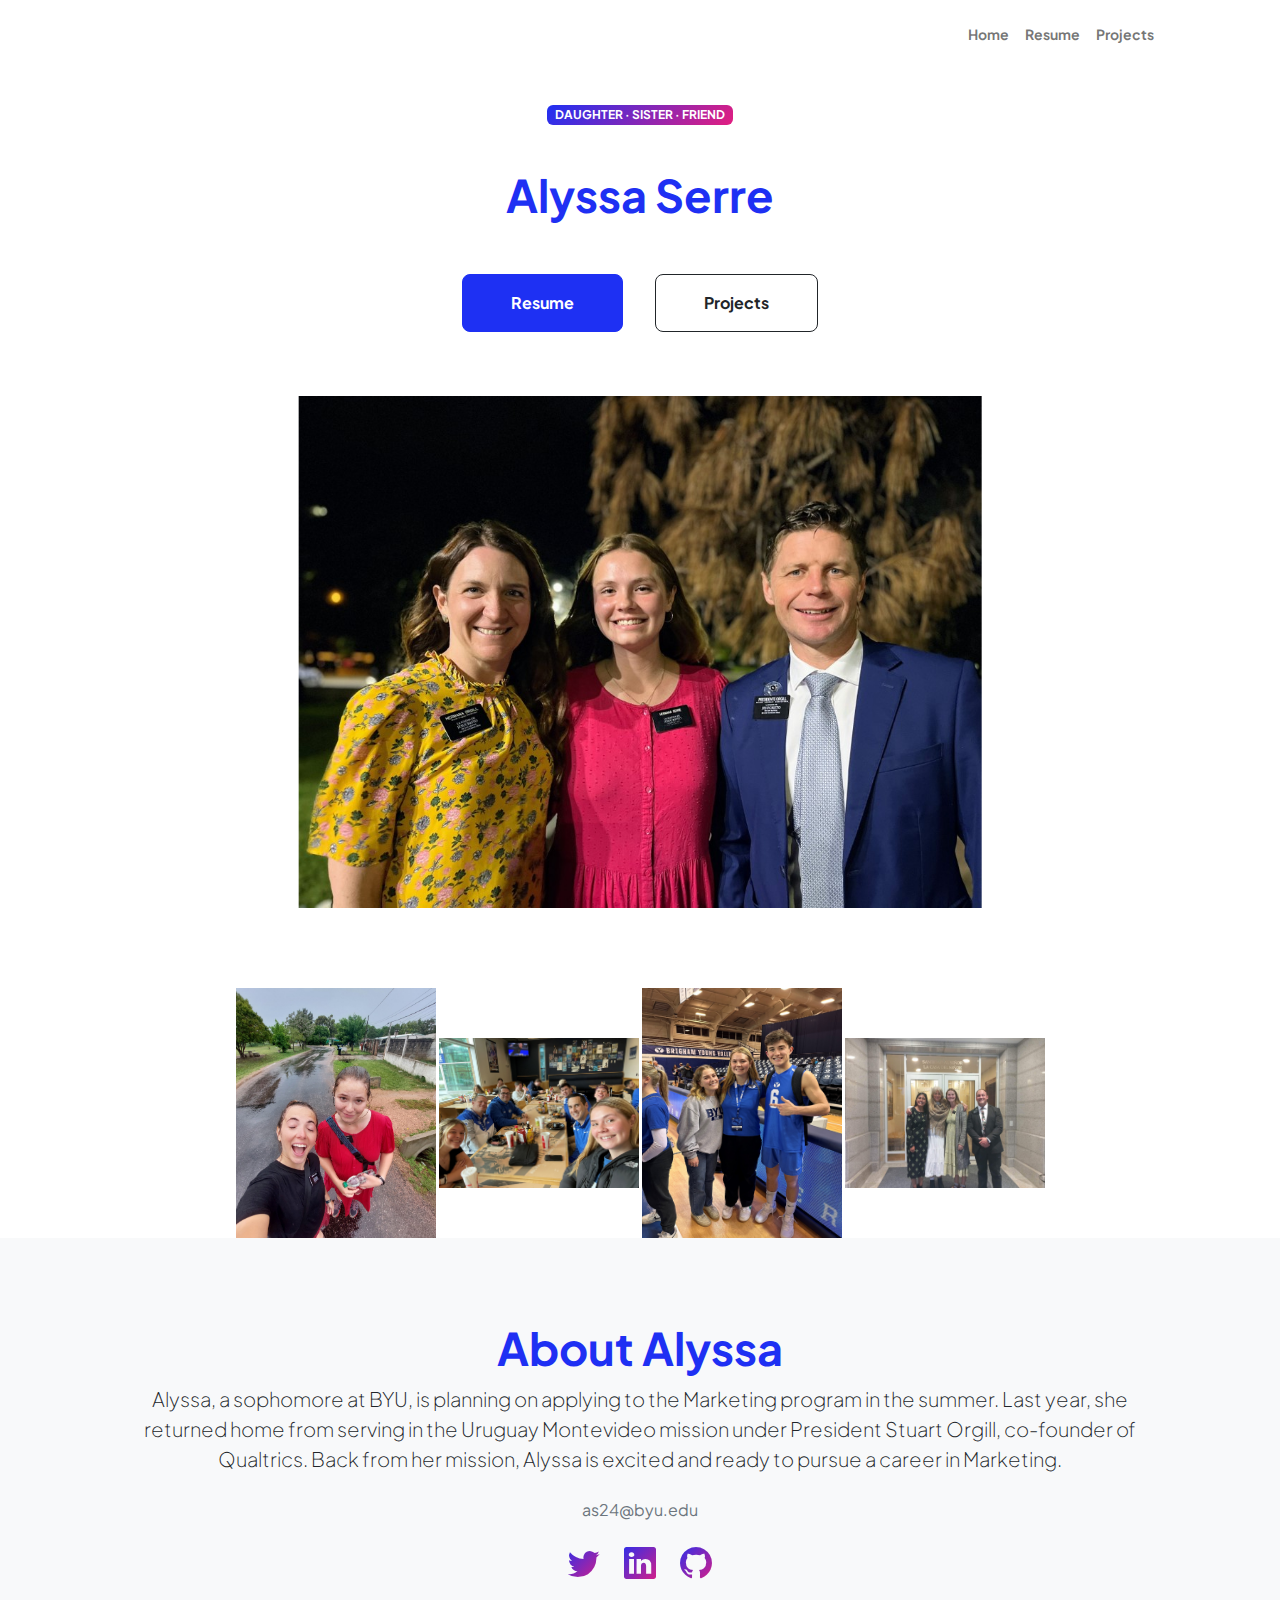
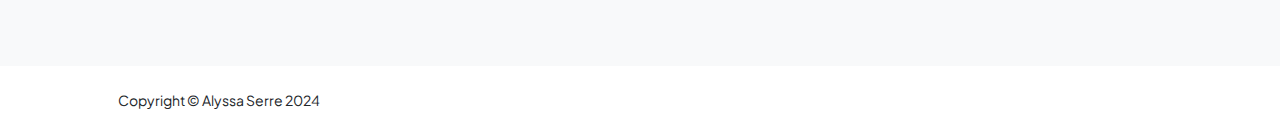
<file: index.html>
<!DOCTYPE html>
<html lang="en">
    <head>
        <meta charset="utf-8" />
        <meta name="viewport" content="width=device-width, initial-scale=1, shrink-to-fit=no" />
        <meta name="description" content="" />
        <meta name="author" content="" />
        <title>Alyssa Serre- Resume</title>
        <!-- Favicon-->
        <link rel="icon" type="image/x-icon" href="assets/favicon.ico" />
        <!-- Custom Google font-->
        <link rel="preconnect" href="https://fonts.googleapis.com" />
        <link rel="preconnect" href="https://fonts.gstatic.com" crossorigin />
        <link href="https://fonts.googleapis.com/css2?family=Plus+Jakarta+Sans:wght@100;200;300;400;500;600;700;800;900&amp;display=swap" rel="stylesheet" />
        <!-- Bootstrap icons-->
        <link href="https://cdn.jsdelivr.net/npm/bootstrap-icons@1.8.1/font/bootstrap-icons.css" rel="stylesheet" />
        <!-- Core theme CSS (includes Bootstrap)-->
        <link href="css/styles.css" rel="stylesheet" />
        <link href="css/personalstyles.css" rel="stylesheet" />
    </head>
    <body class="d-flex flex-column h-100">
        <main class="flex-shrink-0">
            <!-- Navigation-->
            <nav class="navbar navbar-expand-lg navbar-light bg-white py-3">
                <div class="container px-5">
                    <!-- <a class="navbar-brand" href="index.html"><span class="fw-bolder text-primary">Start Bootstrap</span></a> -->
                    <button class="navbar-toggler" type="button" data-bs-toggle="collapse" data-bs-target="#navbarSupportedContent" aria-controls="navbarSupportedContent" aria-expanded="false" aria-label="Toggle navigation"><span class="navbar-toggler-icon"></span></button>
                    <div class="collapse navbar-collapse" id="navbarSupportedContent">
                        <ul class="navbar-nav ms-auto mb-2 mb-lg-0 small fw-bolder">
                            <li class="nav-item"><a class="nav-link" href="index.html">Home</a></li>
                            <li class="nav-item"><a class="nav-link" href="resume.html">Resume</a></li>
                            <li class="nav-item"><a class="nav-link" href="projects.html">Projects</a></li>
                            <!-- <li class="nav-item"><a class="nav-link" href="contact.html">Contact</a></li> -->
                        </ul>
                    </div>
                </div>
            </nav>
            <!-- Header-->
            <header class="py-5">
                <div class="container px-5 pb-5">
                    <div class="row gx-5 align-items-center">
                        <div class="col-xxl-5">
                            <!-- Header text content-->
                            <div class="text-center text-xxl-start">
                                <div class="badge bg-gradient-primary-to-secondary text-white mb-4"><div class="text-uppercase">Daughter &middot; Sister &middot; Friend</div></div>
                                <h1 class="display-3 fw-bolder mb-5"><span class="normaltext d-inline">Alyssa Serre</span></h1>
                                <!-- <div class="fs-3 fw-light text-muted">Brigham Young University- aserre1@byu.edu</div> -->
                                <div class="d-grid gap-3 d-sm-flex justify-content-sm-center justify-content-xxl-start mb-3">
                                    <a class="btn btn-primary btn-lg px-5 py-3 me-sm-3 fs-6 fw-bolder" href="resume.html">Resume</a>
                                    <a class="btn btn-outline-dark btn-lg px-5 py-3 fs-6 fw-bolder" href="projects.html">Projects</a>
                                </div>
                            </div>
                        </div>
                        <div class="col-xxl-7">
                            <!-- Header profile picture-->
                            <div class="d-flex justify-content-center mt-5 mt-xxl-0">
                                <div class="profile bg-gradient-primary-to-secondary">
                                    <!-- TIP: For best results, use a photo with a transparent background like the demo example below-->
                                    <!-- Watch a tutorial on how to do this on YouTube (link)-->
                                    <img class="profile-img" src="assets/profile.png" alt="..." />
                                    <div class="dots-1">
      
                                    </div>
                                </div>
                            </div>
                        </div>
                    </div>
                </div>
            </header>
            <div class="photo-grid">
                <center>
                <img src="assets/photo1.jpg" alt="Hna Alder and I as missionaries in La Paz" width="200" height="250">
                <img src="assets/photo2.jpg" alt="Lunch with my Event Manager team" width="200" height="150">
                <img src="assets/photo3.jpg" alt="After working the volleyball game with Jackson Fife" width="200" height="250">
                <img src="assets/photo4.jpg" alt="At the temple with Syvlia after she had received her endowments" width="200" height="150">
            </center>
              </div>
            <!-- About Section-->
            <section class="bg-light py-5">
                <div class="container px-5">
                    <div class="row gx-5 justify-content-center">
                        <div class="col-xxl-8">
                            <div class="text-center my-5">
                                <h2 class="display-5 fw-bolder"><span class="normaltext d-inline">About Alyssa</span></h2>
                                <p class="lead fw-light mb-4">Alyssa, a sophomore at BYU, is planning on applying to the Marketing program in the summer. Last year, she returned home from serving in the Uruguay Montevideo mission under President Stuart Orgill, co-founder of Qualtrics. Back from her mission, Alyssa is excited and ready to pursue a career in Marketing.</p>
                                <p class="text-muted">as24@byu.edu</p>
                                <div class="d-flex justify-content-center fs-2 gap-4">
                                    <a class="text-gradient" href="https://twitter.com/" target="_blank"><i class="bi bi-twitter"></i></a>
                                    <a class="text-gradient" href="https://linkedin.com/" target="_blank"><i class="bi bi-linkedin"></i></a>
                                    <a class="text-gradient" href="https://github.com/" target="_blank"><i class="bi bi-github"></i></a>
                                </div>
                            </div>
                        </div>
                    </div>
                </div>
            </section>
        </main>
        <!-- Footer-->
        <footer class="bg-white py-4 mt-auto">
            <div class="container px-5">
                <div class="row align-items-center justify-content-between flex-column flex-sm-row">
                    <div class="col-auto"><div class="small m-0">Copyright &copy; Alyssa Serre 2024</div></div>
                </div>
            </div>
        </footer>
        <!-- Bootstrap core JS-->
        <script src="https://cdn.jsdelivr.net/npm/bootstrap@5.2.3/dist/js/bootstrap.bundle.min.js"></script>
        <!-- Core theme JS-->
        <script src="js/scripts.js"></script>
    </body>
</html>
</file>
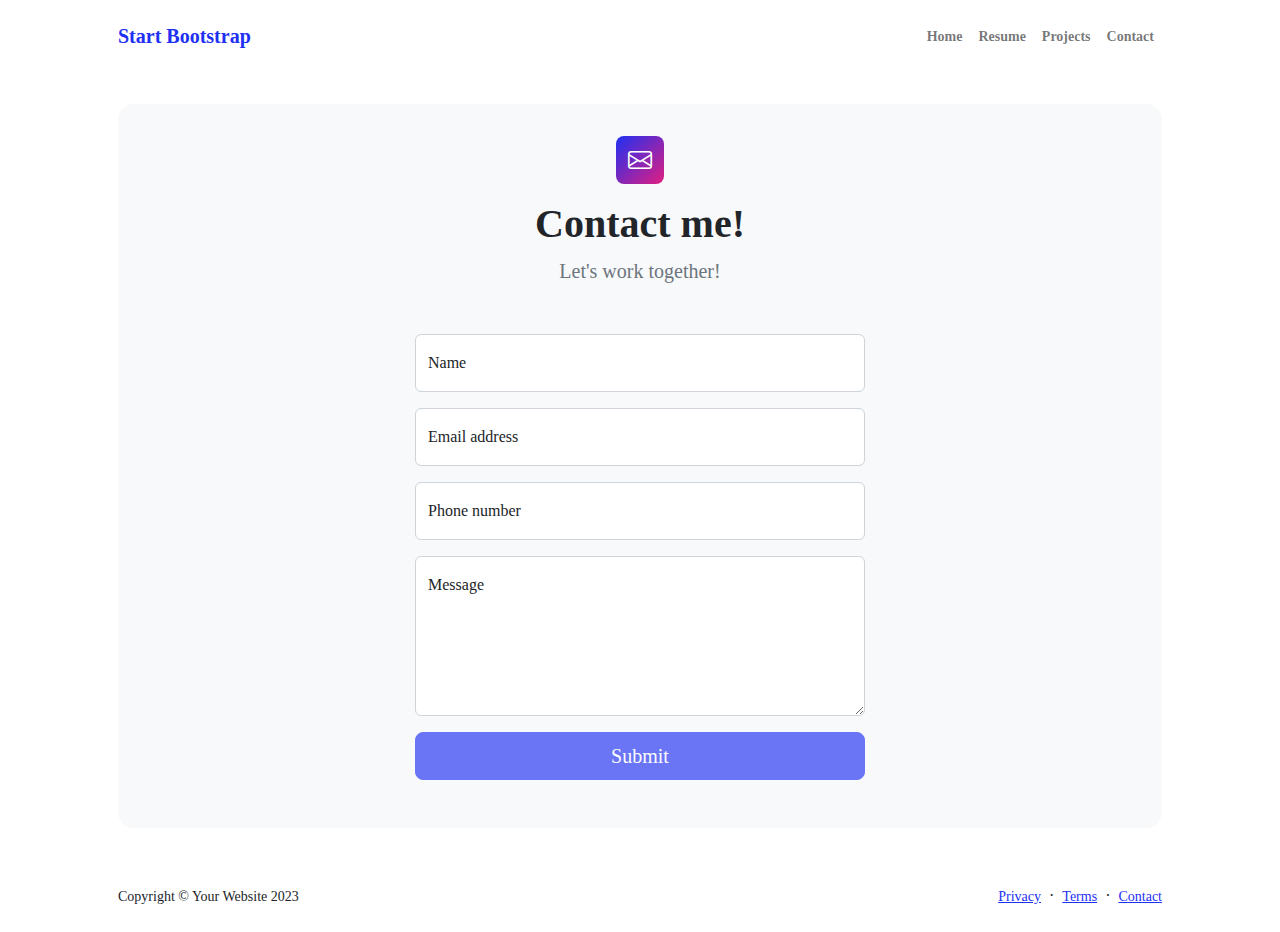
<file: contact.html>
<!DOCTYPE html
<html lang="en">
    <head>
        <meta charset="utf-8" />
        <meta name="viewport" content="width=device-width, initial-scale=1, shrink-to-fit=no" />
        <meta name="description" content />
        <meta name="author" content />
        <title>Modern Business - Start Bootstrap Template</title>
        <!-- Favicon/>
        <link rel="icon" type="image/x-icon" href="assets/favicon.ico" />
        <Custom Google font/>
        <link rel="preconnect" href="https://fonts.googleapis.com" />
        <link rel="preconnect" href="https://fonts.gstatic.com" crossorigin />
        <link href="https://fonts.googleapis.com/css2?family=Plus+Jakarta+Sans:wght@100;200;300;400;500;600;700;800;900&amp;display=swap" rel="stylesheet" />
        <Bootstrap icons-->
        <link href="https://cdn.jsdelivr.net/npm/bootstrap-icons@1.8.1/font/bootstrap-icons.css" rel="stylesheet" />
        <!-- Core theme CSS (includes Bootstrap)-->
        <link href="css/styles.css" rel="stylesheet" />
    </head>
    <body class="d-flex flex-column">
        <main class="flex-shrink-0">
            <!-- Navigation-->
            <nav class="navbar navbar-expand-lg navbar-light bg-white py-3">
                <div class="container px-5">
                    <a class="navbar-brand" href="index.html"><span class="fw-bolder text-primary">Start Bootstrap</span></a>
                    <button class="navbar-toggler" type="button" data-bs-toggle="collapse" data-bs-target="#navbarSupportedContent" aria-controls="navbarSupportedContent" aria-expanded="false" aria-label="Toggle navigation"><span class="navbar-toggler-icon"></span></button>
                    <div class="collapse navbar-collapse" id="navbarSupportedContent">
                        <ul class="navbar-nav ms-auto mb-2 mb-lg-0 small fw-bolder">
                            <li class="nav-item"><a class="nav-link" href="index.html">Home</a></li>
                            <li class="nav-item"><a class="nav-link" href="resume.html">Resume</a></li>
                            <li class="nav-item"><a class="nav-link" href="projects.html">Projects</a></li>
                            <li class="nav-item"><a class="nav-link" href="contact.html">Contact</a></li>
                        </ul>
                    </div>
                </div>
            </nav>
            <!-- Page content-->
            <section class="py-5">
                <div class="container px-5">
                    <!-- Contact form-->
                    <div class="bg-light rounded-4 py-5 px-4 px-md-5">
                        <div class="text-center mb-5">
                            <div class="feature bg-primary bg-gradient-primary-to-secondary text-white rounded-3 mb-3"><i class="bi bi-envelope"></i></div>
                            <h1 class="fw-bolder">Contact me!</h1>
                            <p class="lead fw-normal text-muted mb-0">Let's work together!</p>
                        </div>
                        <div class="row gx-5 justify-content-center">
                            <div class="col-lg-8 col-xl-6">
                                <!-- * * * * * * * * * * * * * * *-->
                                <!-- * * SB Forms Contact Form * *-->
                                <!-- * * * * * * * * * * * * * * *-->
                                <!-- This form is pre-integrated with SB Forms.-->
                                <!-- To make this form functional, sign up at-->
                                <!-- https://startbootstrap.com/solution/contact-forms-->
                                <!-- to get an API token!-->
                                <form id="contactForm" data-sb-form-api-token="API_TOKEN">
                                    <!-- Name input-->
                                    <div class="form-floating mb-3">
                                        <input class="form-control" id="name" type="text" placeholder="Enter your name..." data-sb-validations="required" />
                                        <label for="name">Name</label>
                                        <div class="invalid-feedback" data-sb-feedback="name:required">A name is required.</div>
                                    </div>
                                    <!-- Email address input-->
                                    <div class="form-floating mb-3">
                                        <input class="form-control" id="email" type="email" placeholder="name@example.com" data-sb-validations="required,email" />
                                        <label for="email">Email address</label>
                                        <div class="invalid-feedback" data-sb-feedback="email:required">An email is required.</div>
                                        <div class="invalid-feedback" data-sb-feedback="email:email">Email is not valid.</div>
                                    </div>
                                    <!-- Phone number input-->
                                    <div class="form-floating mb-3">
                                        <input class="form-control" id="phone" type="tel" placeholder="(123) 456-7890" data-sb-validations="required" />
                                        <label for="phone">Phone number</label>
                                        <div class="invalid-feedback" data-sb-feedback="phone:required">A phone number is required.</div>
                                    </div>
                                    <!-- Message input-->
                                    <div class="form-floating mb-3">
                                        <textarea class="form-control" id="message" type="text" placeholder="Enter your message here..." style="height: 10rem" data-sb-validations="required"></textarea>
                                        <label for="message">Message</label>
                                        <div class="invalid-feedback" data-sb-feedback="message:required">A message is required.</div>
                                    </div>
                                    <!-- Submit success message-->
                                    <!---->
                                    <!-- This is what your users will see when the form-->
                                    <!-- has successfully submitted-->
                                    <div class="d-none" id="submitSuccessMessage">
                                        <div class="text-center mb-3">
                                            <div class="fw-bolder">Form submission successful!</div>
                                            To activate this form, sign up at
                                            <br />
                                            <a href="https://startbootstrap.com/solution/contact-forms">https://startbootstrap.com/solution/contact-forms</a>
                                        </div>
                                    </div>
                                    <!-- Submit error message-->
                                    <!---->
                                    <!-- This is what your users will see when there is-->
                                    <!-- an error submitting the form-->
                                    <div class="d-none" id="submitErrorMessage"><div class="text-center text-danger mb-3">Error sending message!</div></div>
                                    <!-- Submit Button-->
                                    <div class="d-grid"><button class="btn btn-primary btn-lg disabled" id="submitButton" type="submit">Submit</button></div>
                                </form>
                            </div>
                        </div>
                    </div>
                </div>
            </section>
        </main>
        <!-- Footer-->
        <footer class="bg-white py-4 mt-auto">
            <div class="container px-5">
                <div class="row align-items-center justify-content-between flex-column flex-sm-row">
                    <div class="col-auto"><div class="small m-0">Copyright &copy; Your Website 2023</div></div>
                    <div class="col-auto">
                        <a class="small" href="#!">Privacy</a>
                        <span class="mx-1">&middot;</span>
                        <a class="small" href="#!">Terms</a>
                        <span class="mx-1">&middot;</span>
                        <a class="small" href="#!">Contact</a>
                    </div>
                </div>
            </div>
        </footer>
        <!-- Bootstrap core JS-->
        <script src="https://cdn.jsdelivr.net/npm/bootstrap@5.2.3/dist/js/bootstrap.bundle.min.js"></script>
        <!-- Core theme JS-->
        <script src="js/scripts.js"></script>
        <!-- * * * * * * * * * * * * * * * * * * * * * * * * * * * * * * * * * * * * * * * *-->
        <!-- * *                               SB Forms JS                               * *-->
        <!-- * * Activate your form at https://startbootstrap.com/solution/contact-forms * *-->
        <!-- * * * * * * * * * * * * * * * * * * * * * * * * * * * * * * * * * * * * * * * *-->
        <script src="https://cdn.startbootstrap.com/sb-forms-latest.js"></script>
    </body>
</html>
</file>
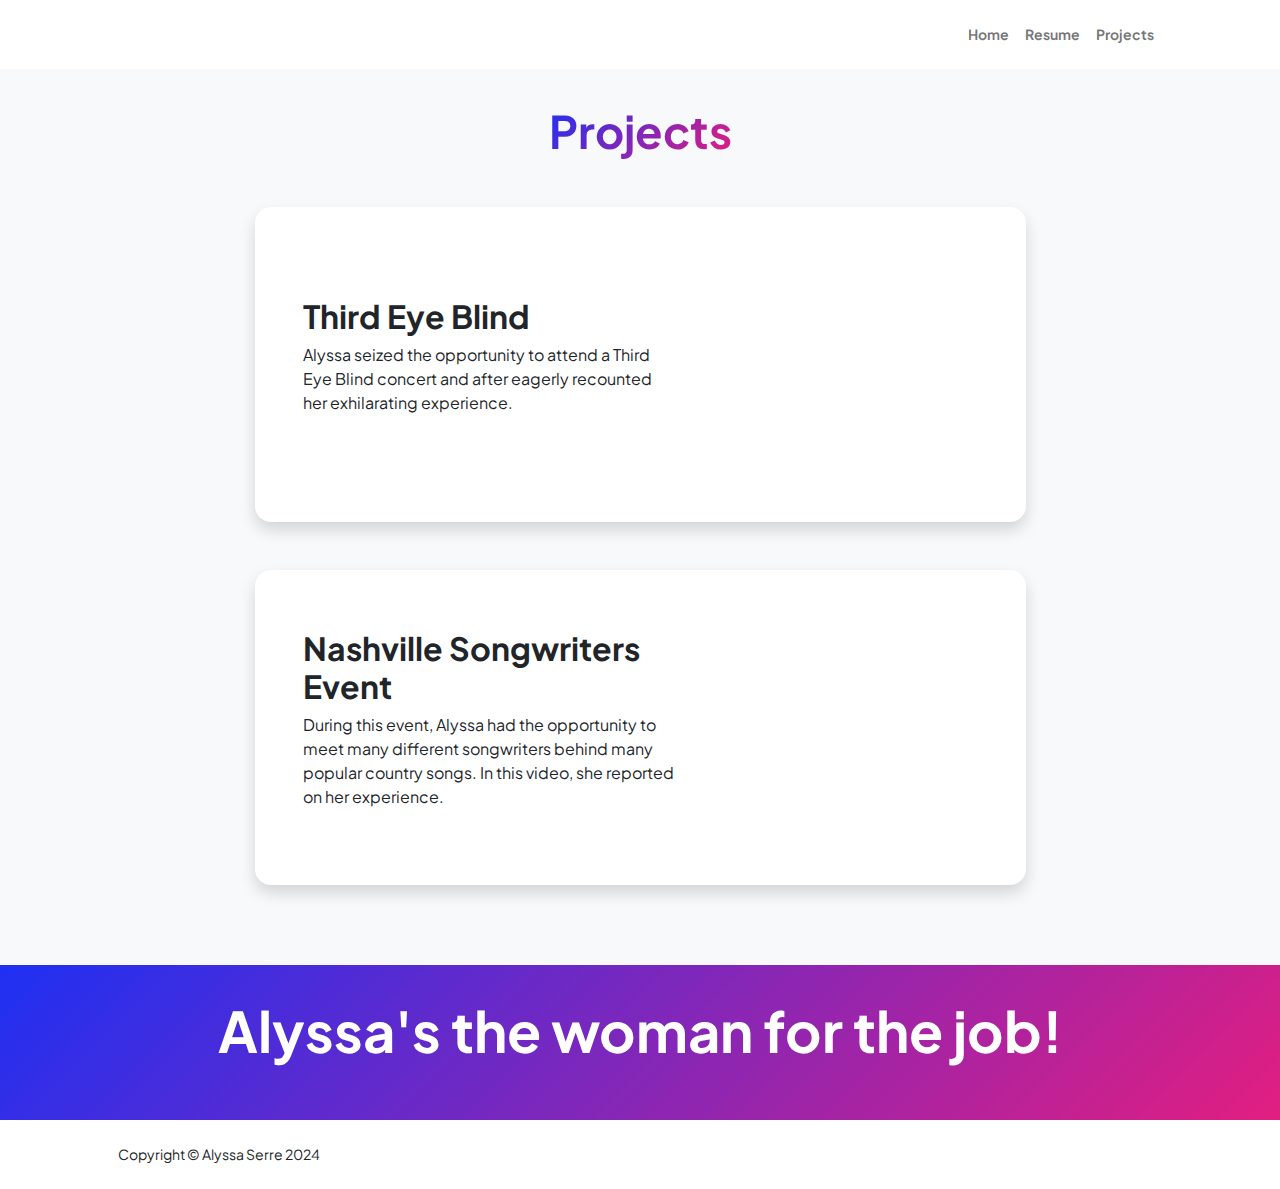
<file: projects.html>
<!DOCTYPE html>
<html lang="en">
    <head>
        <meta charset="utf-8" />
        <meta name="viewport" content="width=device-width, initial-scale=1, shrink-to-fit=no" />
        <meta name="description" content="" />
        <meta name="author" content="" />
        <title>Alyssa Serre- Resume</title>
        <!-- Favicon-->
        <link rel="icon" type="image/x-icon" href="assets/favicon.ico" />
        <!-- Custom Google font-->
        <link rel="preconnect" href="https://fonts.googleapis.com" />
        <link rel="preconnect" href="https://fonts.gstatic.com" crossorigin />
        <link href="https://fonts.googleapis.com/css2?family=Plus+Jakarta+Sans:wght@100;200;300;400;500;600;700;800;900&amp;display=swap" rel="stylesheet" />
        <!-- Bootstrap icons-->
        <link href="https://cdn.jsdelivr.net/npm/bootstrap-icons@1.8.1/font/bootstrap-icons.css" rel="stylesheet" />
        <!-- Core theme CSS (includes Bootstrap)-->
        <link href="css/styles.css" rel="stylesheet" />
    </head>
    <body class="d-flex flex-column h-100 bg-light">
        <main class="flex-shrink-0">
            <!-- Navigation-->
            <nav class="navbar navbar-expand-lg navbar-light bg-white py-3">
                <div class="container px-5">
                    <!-- <a class="navbar-brand" href="index.html"><span class="fw-bolder text-primary">Start Bootstrap</span></a> -->
                    <button class="navbar-toggler" type="button" data-bs-toggle="collapse" data-bs-target="#navbarSupportedContent" aria-controls="navbarSupportedContent" aria-expanded="false" aria-label="Toggle navigation"><span class="navbar-toggler-icon"></span></button>
                    <div class="collapse navbar-collapse" id="navbarSupportedContent">
                        <ul class="navbar-nav ms-auto mb-2 mb-lg-0 small fw-bolder">
                            <li class="nav-item"><a class="nav-link" href="index.html">Home</a></li>
                            <li class="nav-item"><a class="nav-link" href="resume.html">Resume</a></li>
                            <li class="nav-item"><a class="nav-link" href="projects.html">Projects</a></li>
                            <!-- <li class="nav-item"><a class="nav-link" href="contact.html">Contact</a></li> -->
                        </ul>
                    </div>
                </div>
            </nav>
            <!-- Projects Section-->
            <section class="py-5">
                <div class="container px-5 mb-5">
                    <div class="text-center mb-5">
                        <h1 class="display-5 fw-bolder mb-0"><span class="text-gradient d-inline">Projects</span></h1>
                    </div>
                    <div class="row gx-5 justify-content-center">
                        <div class="col-lg-11 col-xl-9 col-xxl-8">
                            <!-- Project Card 1-->
                            <div class="card overflow-hidden shadow rounded-4 border-0 mb-5">
                                <div class="card-body p-0">
                                    <div class="d-flex align-items-center">
                                        <div class="p-5">
                                            <h2 class="fw-bolder">Third Eye Blind</h2>
                                            <p>Alyssa seized the opportunity to attend a Third Eye Blind concert and after eagerly recounted her exhilarating experience.</p>
                                        </div>
                                        <iframe width="560" height="315" src="https://www.youtube.com/embed/HJM-8tQfGQk?si=yaM-bdut6kLvNCRv" title="YouTube video player" frameborder="0" allow="accelerometer; autoplay; clipboard-write; encrypted-media; gyroscope; picture-in-picture; web-share" referrerpolicy="strict-origin-when-cross-origin" allowfullscreen></iframe>
                                    </div>
                                </div>
                            </div>
                            <!-- Project Card 2-->
                            <div class="card overflow-hidden shadow rounded-4 border-0">
                                <div class="card-body p-0">
                                    <div class="d-flex align-items-center">
                                        <div class="p-5">
                                            <h2 class="fw-bolder">Nashville Songwriters Event</h2>
                                            <p>During this event, Alyssa had the opportunity to meet many different songwriters behind many popular country songs. In this video, she reported on her experience.</p>
                                        </div>
                                        <iframe width="560" height="315" src="https://www.youtube.com/embed/3Tfl9_c09W0?si=ibTcVl7kxQidLgYW" title="YouTube video player" frameborder="0" allow="accelerometer; autoplay; clipboard-write; encrypted-media; gyroscope; picture-in-picture; web-share" referrerpolicy="strict-origin-when-cross-origin" allowfullscreen></iframe>
                                    </div>
                                </div>
                    </div>
                </div>
            </section>
            <!-- Call to action section-->
            <section class="py-5 bg-gradient-primary-to-secondary text-white">
                <div class="container px-5">
                    <div class="text-center">
                        <h2 class="display-4 fw-bolder mb-4">Alyssa's the woman for the job!</h2>
                        <!-- <a class="btn btn-outline-light btn-lg px-5 py-3 fs-6 fw-bolder" href="contact.html">Contact me</a> -->
                    </div>
                </div>
            </section>
        </main>
        <!-- Footer-->
        <footer class="bg-white py-4 mt-auto">
            <div class="container px-5">
                <div class="row align-items-center justify-content-between flex-column flex-sm-row">
                    <div class="col-auto"><div class="small m-0">Copyright &copy; Alyssa Serre 2024</div></div>
                </div>
            </div>
        </footer>
        <!-- Bootstrap core JS-->
        <script src="https://cdn.jsdelivr.net/npm/bootstrap@5.2.3/dist/js/bootstrap.bundle.min.js"></script>
        <!-- Core theme JS-->
        <script src="js/scripts.js"></script>
    </body>
</html>
</file>
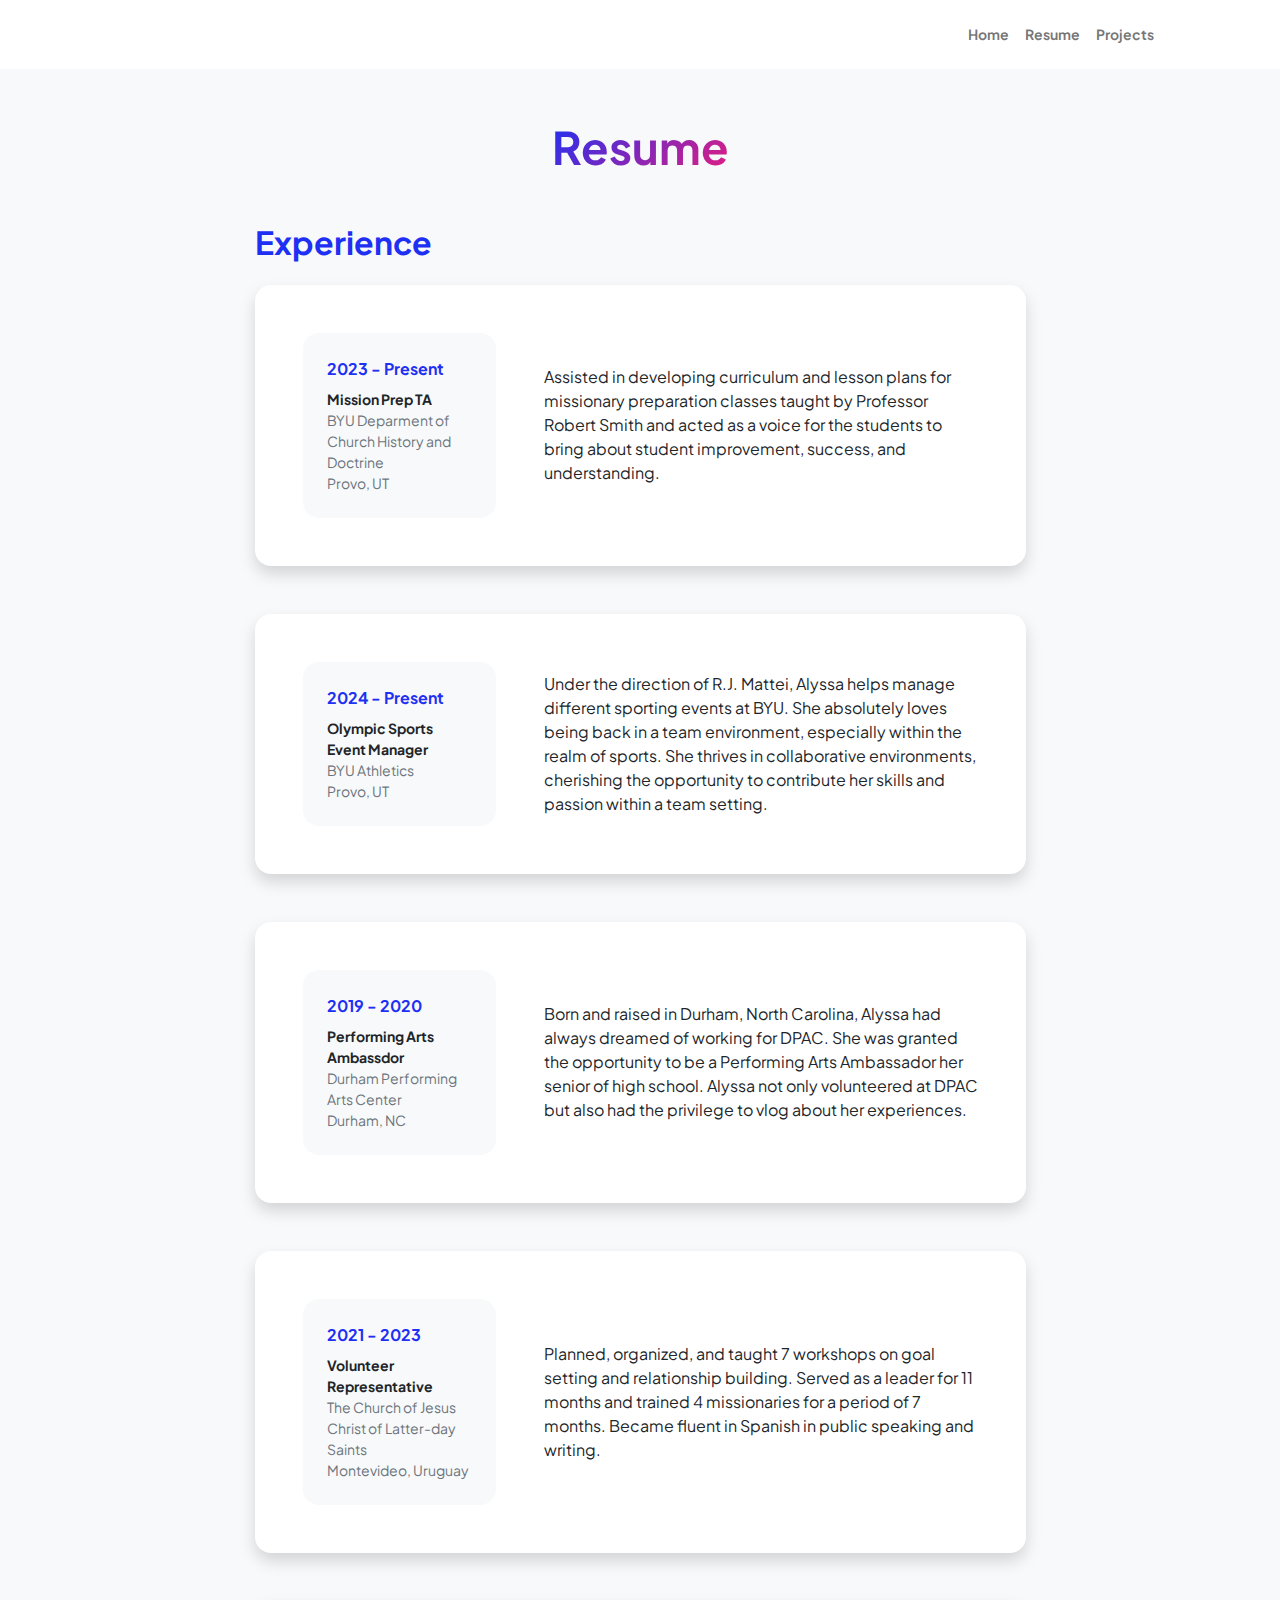
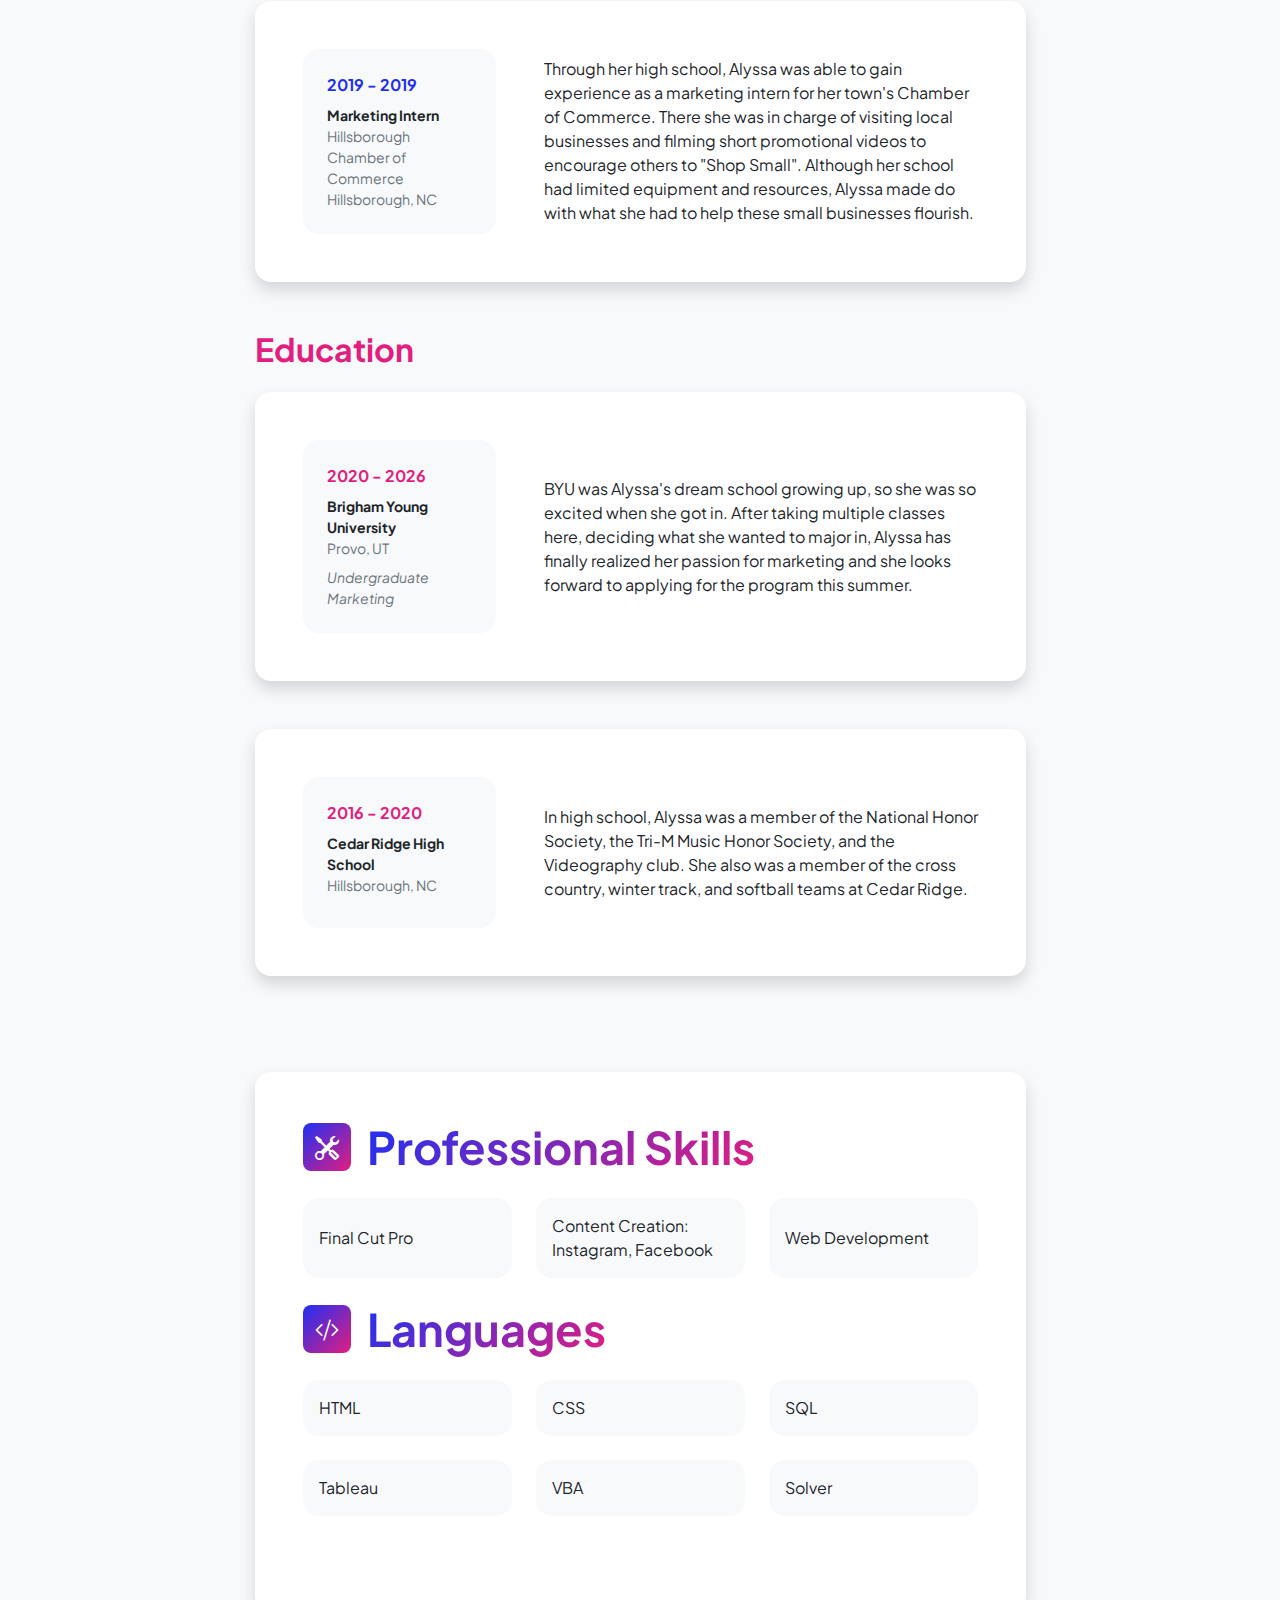
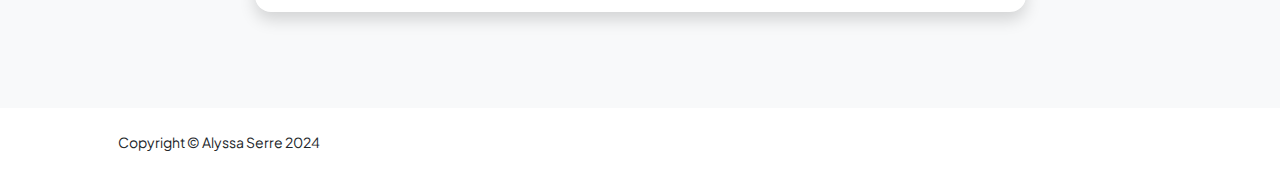
<file: resume.html>
<!DOCTYPE html>
<html lang="en">
    <head>
        <meta charset="utf-8" />
        <meta name="viewport" content="width=device-width, initial-scale=1, shrink-to-fit=no" />
        <meta name="description" content="" />
        <meta name="author" content="" />
        <title>Alyssa Serre- Resume</title>
        <!-- Favicon-->
        <link rel="icon" type="image/x-icon" href="assets/favicon.ico" />
        <!-- Custom Google font-->
        <link rel="preconnect" href="https://fonts.googleapis.com" />
        <link rel="preconnect" href="https://fonts.gstatic.com" crossorigin />
        <link href="https://fonts.googleapis.com/css2?family=Plus+Jakarta+Sans:wght@100;200;300;400;500;600;700;800;900&amp;display=swap" rel="stylesheet" />
        <!-- Bootstrap icons-->
        <link href="https://cdn.jsdelivr.net/npm/bootstrap-icons@1.8.1/font/bootstrap-icons.css" rel="stylesheet" />
        <!-- Core theme CSS (includes Bootstrap)-->
        <link href="css/styles.css" rel="stylesheet" />
    </head>
    <body class="d-flex flex-column h-100 bg-light">
        <main class="flex-shrink-0">
            <!-- Navigation-->
            <nav class="navbar navbar-expand-lg navbar-light bg-white py-3">
                <div class="container px-5">
                    <!-- <a class="navbar-brand" href="index.html"><span class="fw-bolder text-primary">Start Bootstrap</span></a> -->
                    <button class="navbar-toggler" type="button" data-bs-toggle="collapse" data-bs-target="#navbarSupportedContent" aria-controls="navbarSupportedContent" aria-expanded="false" aria-label="Toggle navigation"><span class="navbar-toggler-icon"></span></button>
                    <div class="collapse navbar-collapse" id="navbarSupportedContent">
                        <ul class="navbar-nav ms-auto mb-2 mb-lg-0 small fw-bolder">
                            <li class="nav-item"><a class="nav-link" href="index.html">Home</a></li>
                            <li class="nav-item"><a class="nav-link" href="resume.html">Resume</a></li>
                            <li class="nav-item"><a class="nav-link" href="projects.html">Projects</a></li>
                            <!-- <li class="nav-item"><a class="nav-link" href="contact.html">Contact</a></li> -->
                        </ul>
                    </div>
                </div>
            </nav>
            <!-- Page Content-->
            <div class="container px-5 my-5">
                <div class="text-center mb-5">
                    <h1 class="display-5 fw-bolder mb-0"><span class="text-gradient d-inline">Resume</span></h1>
                </div>
                <div class="row gx-5 justify-content-center">
                    <div class="col-lg-11 col-xl-9 col-xxl-8">
                        <!-- Experience Section-->
                        <section>
                            <div class="d-flex align-items-center justify-content-between mb-4">
                                <h2 class="text-primary fw-bolder mb-0">Experience</h2>
                                <!-- Download resume button-->
                                <!-- Note: Set the link href target to a PDF file within your project-->
                            </div>
                            <!-- Experience Card 1-->
                            <div class="card shadow border-0 rounded-4 mb-5">
                                <div class="card-body p-5">
                                    <div class="row align-items-center gx-5">
                                        <div class="col text-center text-lg-start mb-4 mb-lg-0">
                                            <div class="bg-light p-4 rounded-4">
                                                <div class="text-primary fw-bolder mb-2">2023 - Present</div>
                                                <div class="small fw-bolder">Mission Prep TA</div>
                                                <div class="small text-muted">BYU Deparment of Church History and Doctrine</div>
                                                <div class="small text-muted">Provo, UT</div>
                                            </div>
                                        </div>
                                        <div class="col-lg-8"><div>Assisted in developing curriculum and lesson plans for missionary preparation classes taught by Professor Robert Smith and acted as a voice for the students to bring about student improvement, success, and understanding. </div></div>
                                    </div>
                                </div>
                            </div>
                            <!-- Experience Card 2-->
                            <div class="card shadow border-0 rounded-4 mb-5">
                                <div class="card-body p-5">
                                    <div class="row align-items-center gx-5">
                                        <div class="col text-center text-lg-start mb-4 mb-lg-0">
                                            <div class="bg-light p-4 rounded-4">
                                                <div class="text-primary fw-bolder mb-2">2024 - Present</div>
                                                <div class="small fw-bolder">Olympic Sports Event Manager</div>
                                                <div class="small text-muted">BYU Athletics</div>
                                                <div class="small text-muted">Provo, UT</div>
                                            </div>
                                        </div>
                                        <div class="col-lg-8"><div>Under the direction of R.J. Mattei, Alyssa helps manage different sporting events at BYU. She absolutely loves being back in a team environment, especially within the realm of sports. She thrives in collaborative environments, cherishing the opportunity to contribute her skills and passion within a team setting.</div></div>
                                    </div>
                                </div>
                            </div>
                        </section>
                        <!-- Experience Card 3-->
                        <div class="card shadow border-0 rounded-4 mb-5">
                            <div class="card-body p-5">
                                <div class="row align-items-center gx-5">
                                    <div class="col text-center text-lg-start mb-4 mb-lg-0">
                                        <div class="bg-light p-4 rounded-4">
                                            <div class="text-primary fw-bolder mb-2">2019 - 2020</div>
                                            <div class="small fw-bolder">Performing Arts Ambassdor</div>
                                            <div class="small text-muted">Durham Performing Arts Center</div>
                                            <div class="small text-muted">Durham, NC</div>
                                        </div>
                                    </div>
                                    <div class="col-lg-8"><div>Born and raised in Durham, North Carolina, Alyssa had always dreamed of working for DPAC. She was granted the opportunity to be a Performing Arts Ambassador her senior of high school. Alyssa not only volunteered at DPAC but also had the privilege to vlog about her experiences.</div></div>
                                </div>
                            </div>
                        </div>
                        <!-- Experience Card 4-->
                        <div class="card shadow border-0 rounded-4 mb-5">
                            <div class="card-body p-5">
                                <div class="row align-items-center gx-5">
                                    <div class="col text-center text-lg-start mb-4 mb-lg-0">
                                        <div class="bg-light p-4 rounded-4">
                                            <div class="text-primary fw-bolder mb-2">2021 - 2023</div>
                                            <div class="small fw-bolder">Volunteer Representative</div>
                                            <div class="small text-muted">The Church of Jesus Christ of Latter-day Saints</div>
                                            <div class="small text-muted">Montevideo, Uruguay</div>
                                        </div>
                                    </div>
                                    <div class="col-lg-8"><div>Planned, organized, and taught 7 workshops on goal setting and relationship building. Served as a leader for 11 months and trained 4 missionaries for a period of 7 months. Became fluent in Spanish in public speaking and writing. 
                                        </div></div>
                                </div>
                            </div>
                        </div>
                        <!-- Experience Card 5-->
                        <div class="card shadow border-0 rounded-4 mb-5">
                            <div class="card-body p-5">
                                <div class="row align-items-center gx-5">
                                    <div class="col text-center text-lg-start mb-4 mb-lg-0">
                                        <div class="bg-light p-4 rounded-4">
                                            <div class="text-primary fw-bolder mb-2">2019 - 2019</div>
                                            <div class="small fw-bolder">Marketing Intern</div>
                                            <div class="small text-muted">Hillsborough Chamber of Commerce</div>
                                            <div class="small text-muted">Hillsborough, NC</div>
                                        </div>
                                    </div>
                                    <div class="col-lg-8"><div>Through her high school, Alyssa was able to gain experience as a marketing intern for her town's Chamber of Commerce. There she was in charge of visiting local businesses and filming short promotional videos to encourage others to "Shop Small". Although her school had limited equipment and resources, Alyssa made do with what she had to help these small businesses flourish.</div></div>
                                </div>
                            </div>
                        </div>
                        <!-- Education Section-->
                        <section>
                            <h2 class="text-secondary fw-bolder mb-4">Education</h2>
                            <!-- Education Card 1-->
                            <div class="card shadow border-0 rounded-4 mb-5">
                                <div class="card-body p-5">
                                    <div class="row align-items-center gx-5">
                                        <div class="col text-center text-lg-start mb-4 mb-lg-0">
                                            <div class="bg-light p-4 rounded-4">
                                                <div class="text-secondary fw-bolder mb-2">2020 - 2026</div>
                                                <div class="mb-2">
                                                    <div class="small fw-bolder">Brigham Young University</div>
                                                    <div class="small text-muted">Provo, UT</div>
                                                </div>
                                                <div class="fst-italic">
                                                    <div class="small text-muted">Undergraduate</div>
                                                    <div class="small text-muted">Marketing</div>
                                                </div>
                                            </div>
                                        </div>
                                        <div class="col-lg-8"><div>BYU was Alyssa's dream school growing up, so she was so excited when she got in. After taking multiple classes here, deciding what she wanted to major in, Alyssa has finally realized her passion for marketing and she looks forward to applying for the program this summer.</div></div>
                                    </div>
                                </div>
                            </div>
                            <!-- Education Card 2-->
                            <div class="card shadow border-0 rounded-4 mb-5">
                                <div class="card-body p-5">
                                    <div class="row align-items-center gx-5">
                                        <div class="col text-center text-lg-start mb-4 mb-lg-0">
                                            <div class="bg-light p-4 rounded-4">
                                                <div class="text-secondary fw-bolder mb-2">2016 - 2020</div>
                                                <div class="mb-2">
                                                    <div class="small fw-bolder">Cedar Ridge High School</div>
                                                    <div class="small text-muted">Hillsborough, NC</div>
                                                </div>
                                                <div class="fst-italic">
                                                    <!-- <div class="small text-muted">Undergraduate</div> -->
                                                    <!-- <div class="small text-muted">Computer Science</div> -->
                                                </div>
                                            </div>
                                        </div>
                                        <div class="col-lg-8"><div>In high school, Alyssa was a member of the National Honor Society, the Tri-M Music Honor Society, and the Videography club. She also was a member of the cross country, winter track, and softball teams at Cedar Ridge.</div></div>
                                    </div>
                                </div>
                            </div>
                        </section>
                        <!-- Divider-->
                        <div class="pb-5"></div>
                        <!-- Skills Section-->
                        <section>
                            <!-- Skillset Card-->
                            <div class="card shadow border-0 rounded-4 mb-5">
                                <div class="card-body p-5">
                                    <!-- Professional skills list-->
                                    <div class="mb-5">
                                        <div class="d-flex align-items-center mb-4">
                                            <div class="feature bg-primary bg-gradient-primary-to-secondary text-white rounded-3 me-3"><i class="bi bi-tools"></i></div>
                                            <h3 class="fw-bolder mb-0"><span class="text-gradient d-inline">Professional Skills</span></h3>
                                        </div>
                                        <div class="row row-cols-1 row-cols-md-3 mb-4">
                                            <div class="col mb-4 mb-md-0"><div class="d-flex align-items-center bg-light rounded-4 p-3 h-100">Final Cut Pro</div></div>
                                            <div class="col mb-4 mb-md-0"><div class="d-flex align-items-center bg-light rounded-4 p-3 h-100">Content Creation: Instagram, Facebook</div></div>
                                            <div class="col"><div class="d-flex align-items-center bg-light rounded-4 p-3 h-100">Web Development</div></div>
                                        <!-- </div> -->
                                        <!-- <div class="row row-cols-1 row-cols-md-3"> -->
                                            <!-- <div class="col mb-4 mb-md-0"><div class="d-flex align-items-center bg-light rounded-4 p-3 h-100">Network Security</div></div> -->
                                            <!-- <div class="col mb-4 mb-md-0"><div class="d-flex align-items-center bg-light rounded-4 p-3 h-100">Adobe Software Suite</div></div> -->
                                            <!-- <div class="col"><div class="d-flex align-items-center bg-light rounded-4 p-3 h-100">User Interface Design</div></div> -->
                                        <!-- </div> -->
                                    </div>
                                    <!-- Languages list-->
                                    <div class="mb-0">
                                        <div class="d-flex align-items-center mb-4">
                                            <div class="feature bg-primary bg-gradient-primary-to-secondary text-white rounded-3 me-3"><i class="bi bi-code-slash"></i></div>
                                            <h3 class="fw-bolder mb-0"><span class="text-gradient d-inline">Languages</span></h3>
                                        </div>
                                        <div class="row row-cols-1 row-cols-md-3 mb-4">
                                            <div class="col mb-4 mb-md-0"><div class="d-flex align-items-center bg-light rounded-4 p-3 h-100">HTML</div></div>
                                            <div class="col mb-4 mb-md-0"><div class="d-flex align-items-center bg-light rounded-4 p-3 h-100">CSS</div></div>
                                            <div class="col"><div class="d-flex align-items-center bg-light rounded-4 p-3 h-100">SQL</div></div>
                                        </div>
                                        <div class="row row-cols-1 row-cols-md-3">
                                            <div class="col mb-4 mb-md-0"><div class="d-flex align-items-center bg-light rounded-4 p-3 h-100">Tableau</div></div>
                                            <div class="col mb-4 mb-md-0"><div class="d-flex align-items-center bg-light rounded-4 p-3 h-100">VBA</div></div>
                                            <div class="col"><div class="d-flex align-items-center bg-light rounded-4 p-3 h-100">Solver</div></div>
                                        </div>
                                    </div>
                                </div>
                            </div>
                        </section>
                    </div>
                </div>
            </div>
        </main>
        <!-- Footer-->
        <footer class="bg-white py-4 mt-auto">
            <div class="container px-5">
                <div class="row align-items-center justify-content-between flex-column flex-sm-row">
                    <div class="col-auto"><div class="small m-0">Copyright &copy; Alyssa Serre 2024</div></div>
                </div>
            </div>
        </footer>
        <!-- Bootstrap core JS-->
        <script src="https://cdn.jsdelivr.net/npm/bootstrap@5.2.3/dist/js/bootstrap.bundle.min.js"></script>
        <!-- Core theme JS-->
        <script src="js/scripts.js"></script>
    </body>
</html>
</file>
<file: css/personalstyles.css>
.normaltext{
    color: #1e30f3;
}
</file>
